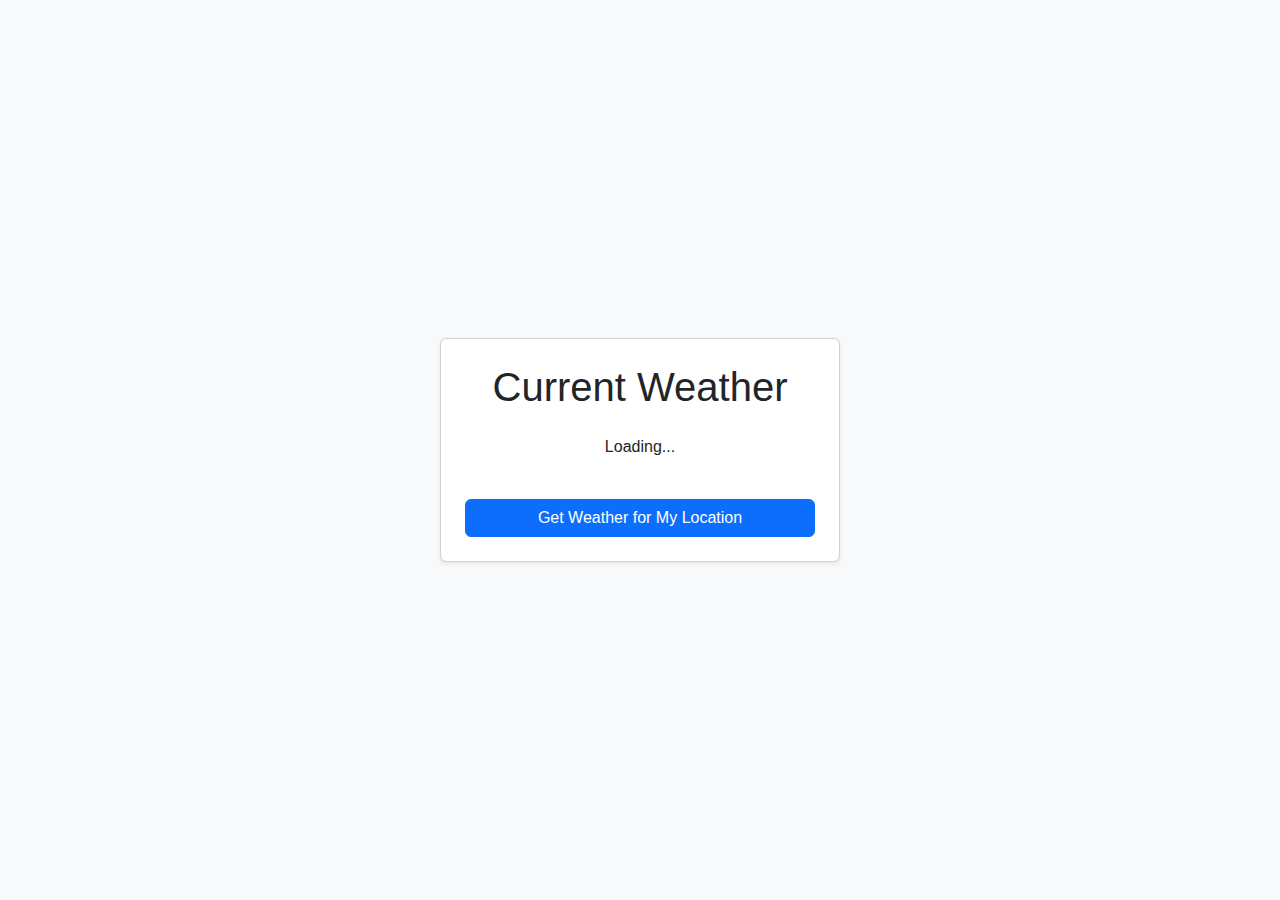
<file: Frontend/WeatherAPI/index.html>
<!DOCTYPE html>
<html lang="en">

<head>
    <meta charset="UTF-8">
    <meta name="viewport" content="width=device-width, initial-scale=1.0">
    <title>Weather Information</title>
    <!-- Bootstrap CSS -->
    <link href="https://cdn.jsdelivr.net/npm/bootstrap@5.3.0-alpha1/dist/css/bootstrap.min.css" rel="stylesheet">
    <link rel="stylesheet" href="styles.css">
</head>

<body class="bg-light">
    <div class="container d-flex justify-content-center align-items-center vh-100">
        <div class="card p-4 shadow-sm">
            <h1 id="location-title" class="text-center mb-4">Current Weather</h1>
            <div id="weather-info" class="mb-4 text-center">
                <p>Loading...</p>
            </div>
            <button class="btn btn-primary w-100" onclick="getCurrentLocationWeather()">Get Weather for My
                Location</button>
        </div>
    </div>

    <script src="script.js"></script>
    <!-- Bootstrap JS -->
    <script src="https://cdn.jsdelivr.net/npm/bootstrap@5.3.0-alpha1/dist/js/bootstrap.bundle.min.js"></script>
</body>

</html>
</file>
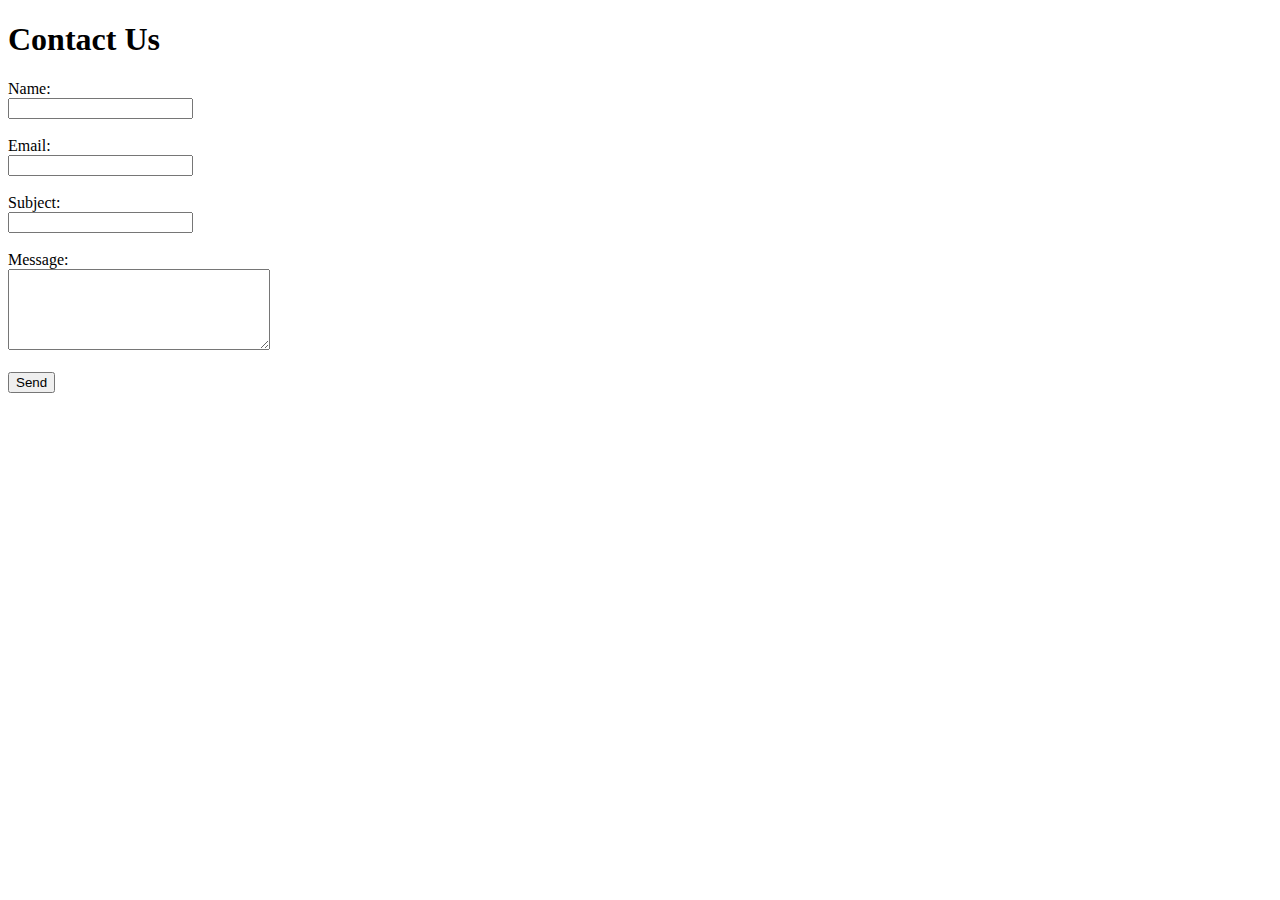
<file: Frontend/1 HTML.html>
<!DOCTYPE html>
<html>

<head>
    <title>Contact Form</title>
</head>

<body>
    <h1>Contact Us</h1>
    <form action="submit_form.php" method="post">
        <label for="name">Name:</label><br>
        <input type="text" id="name" name="name" required><br><br>

        <label for="email">Email:</label><br>
        <input type="email" id="email" name="email" required><br><br>

        <label for="subject">Subject:</label><br>
        <input type="text" id="subject" name="subject"><br><br>

        <label for="message">Message:</label><br>
        <textarea id="message" name="message" rows="5" cols="30" required></textarea><br><br>

        <input type="submit" value="Send">
    </form>
</body>

</html>
</file>
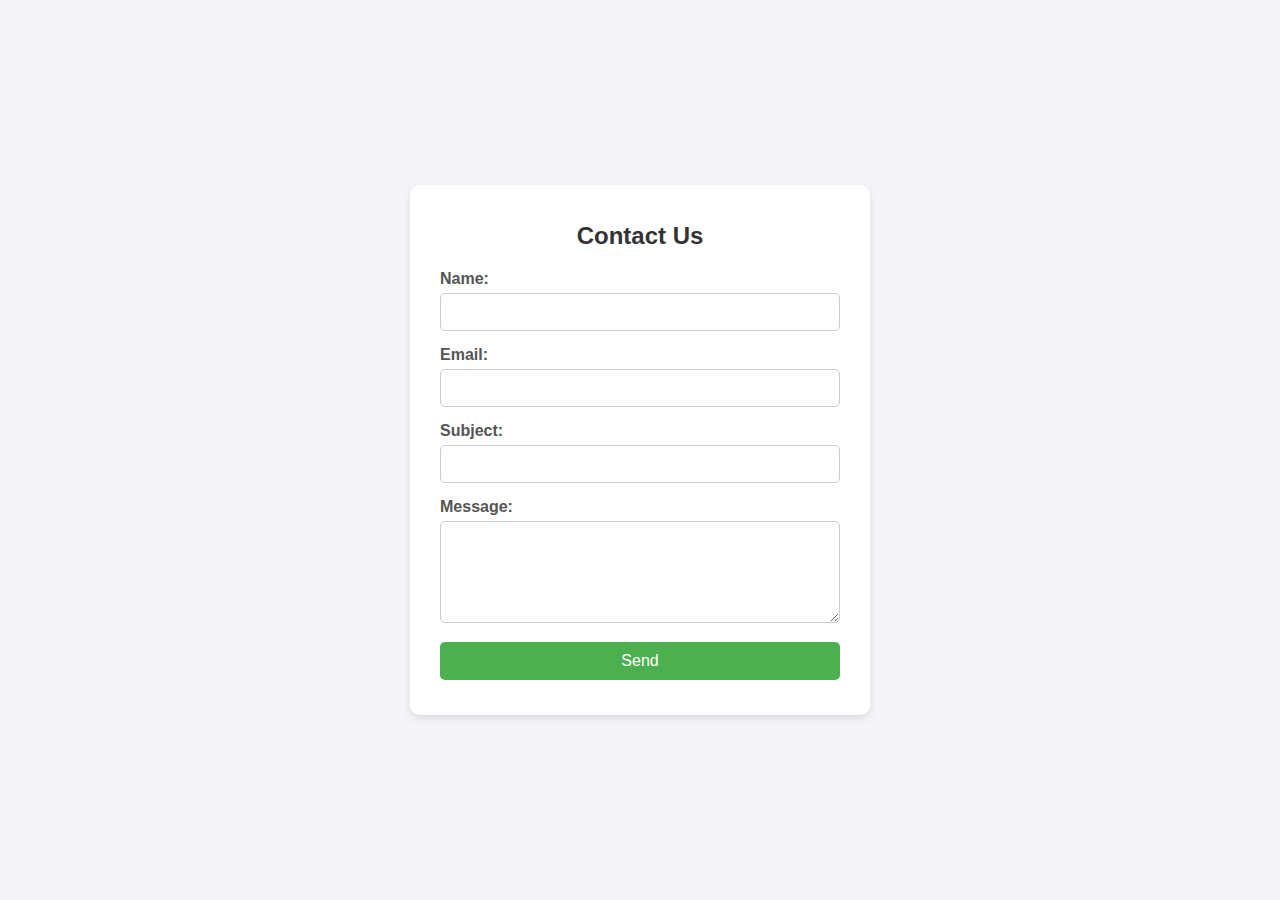
<file: Frontend/2 CSS.html>
<!DOCTYPE html>
<html>

<head>
    <title>Contact Form</title>
    <style>
        body {
            font-family: Arial, sans-serif;
            background-color: #f4f4f9;
            margin: 0;
            padding: 0;
            display: flex;
            justify-content: center;
            align-items: center;
            height: 100vh;
        }

        .container {
            background: #fff;
            padding: 20px 30px;
            border-radius: 10px;
            box-shadow: 0 4px 8px rgba(0, 0, 0, 0.1);
            width: 100%;
            max-width: 400px;
        }

        h1 {
            margin-bottom: 20px;
            font-size: 24px;
            text-align: center;
            color: #333;
        }

        label {
            display: block;
            margin-bottom: 5px;
            font-weight: bold;
            color: #555;
        }

        input,
        textarea {
            width: 100%;
            padding: 10px;
            margin-bottom: 15px;
            border: 1px solid #ccc;
            border-radius: 5px;
            font-size: 14px;
            box-sizing: border-box;
        }

        input[type="submit"] {
            background-color: #4CAF50;
            color: white;
            border: none;
            cursor: pointer;
            font-size: 16px;
            padding: 10px 15px;
            border-radius: 5px;
        }

        input[type="submit"]:hover {
            background-color: #45a049;
        }
    </style>
</head>

<body>
    <div class="container">
        <h1>Contact Us</h1>
        <form action="submit_form.php" method="post">
            <label for="name">Name:</label>
            <input type="text" id="name" name="name" required>

            <label for="email">Email:</label>
            <input type="email" id="email" name="email" required>

            <label for="subject">Subject:</label>
            <input type="text" id="subject" name="subject">

            <label for="message">Message:</label>
            <textarea id="message" name="message" rows="5" required></textarea>

            <input type="submit" value="Send">
        </form>
    </div>
</body>

</html>
</file>
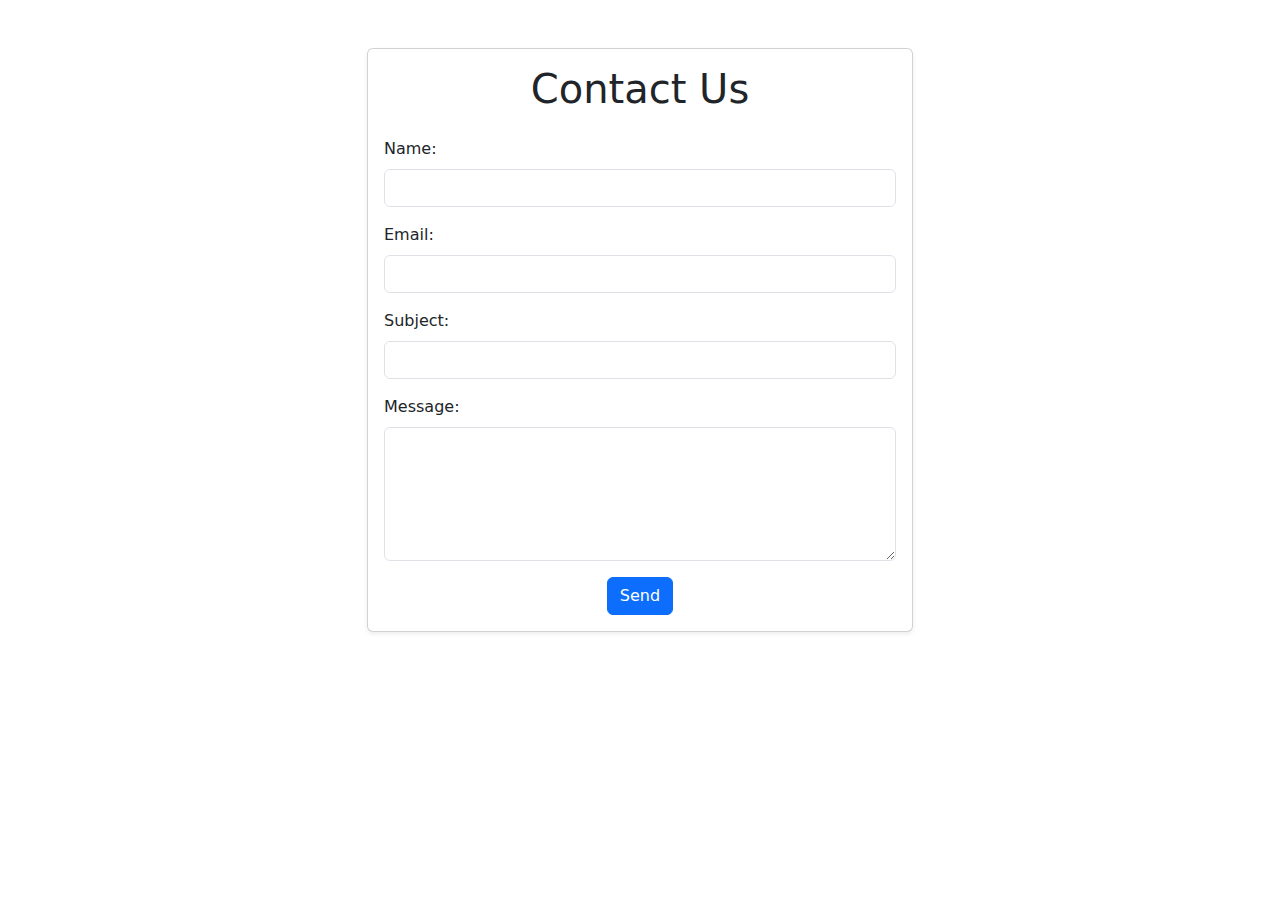
<file: Frontend/3 Bootstrap.html>
<!DOCTYPE html>
<html lang="en">

<head>
    <meta charset="UTF-8">
    <meta name="viewport" content="width=device-width, initial-scale=1.0">
    <title>Contact Form</title>
    <!-- Bootstrap CSS -->
    <link href="https://cdn.jsdelivr.net/npm/bootstrap@5.3.0-alpha3/dist/css/bootstrap.min.css" rel="stylesheet">
</head>

<body>
    <div class="container mt-5">
        <div class="row justify-content-center">
            <div class="col-lg-6 col-md-8">
                <div class="card shadow-sm">
                    <div class="card-body">
                        <h1 class="text-center mb-4">Contact Us</h1>
                        <form action="submit_form.php" method="post">
                            <div class="mb-3">
                                <label for="name" class="form-label">Name:</label>
                                <input type="text" class="form-control" id="name" name="name" required>
                            </div>
                            <div class="mb-3">
                                <label for="email" class="form-label">Email:</label>
                                <input type="email" class="form-control" id="email" name="email" required>
                            </div>
                            <div class="mb-3">
                                <label for="subject" class="form-label">Subject:</label>
                                <input type="text" class="form-control" id="subject" name="subject">
                            </div>
                            <div class="mb-3">
                                <label for="message" class="form-label">Message:</label>
                                <textarea class="form-control" id="message" name="message" rows="5" required></textarea>
                            </div>
                            <div class="text-center">
                                <button type="submit" class="btn btn-primary">Send</button>
                            </div>
                        </form>
                    </div>
                </div>
            </div>
        </div>
    </div>

    <!-- Bootstrap JS Bundle with Popper -->
    <script src="https://cdn.jsdelivr.net/npm/bootstrap@5.3.0-alpha3/dist/js/bootstrap.bundle.min.js"></script>
</body>

</html>
</file>
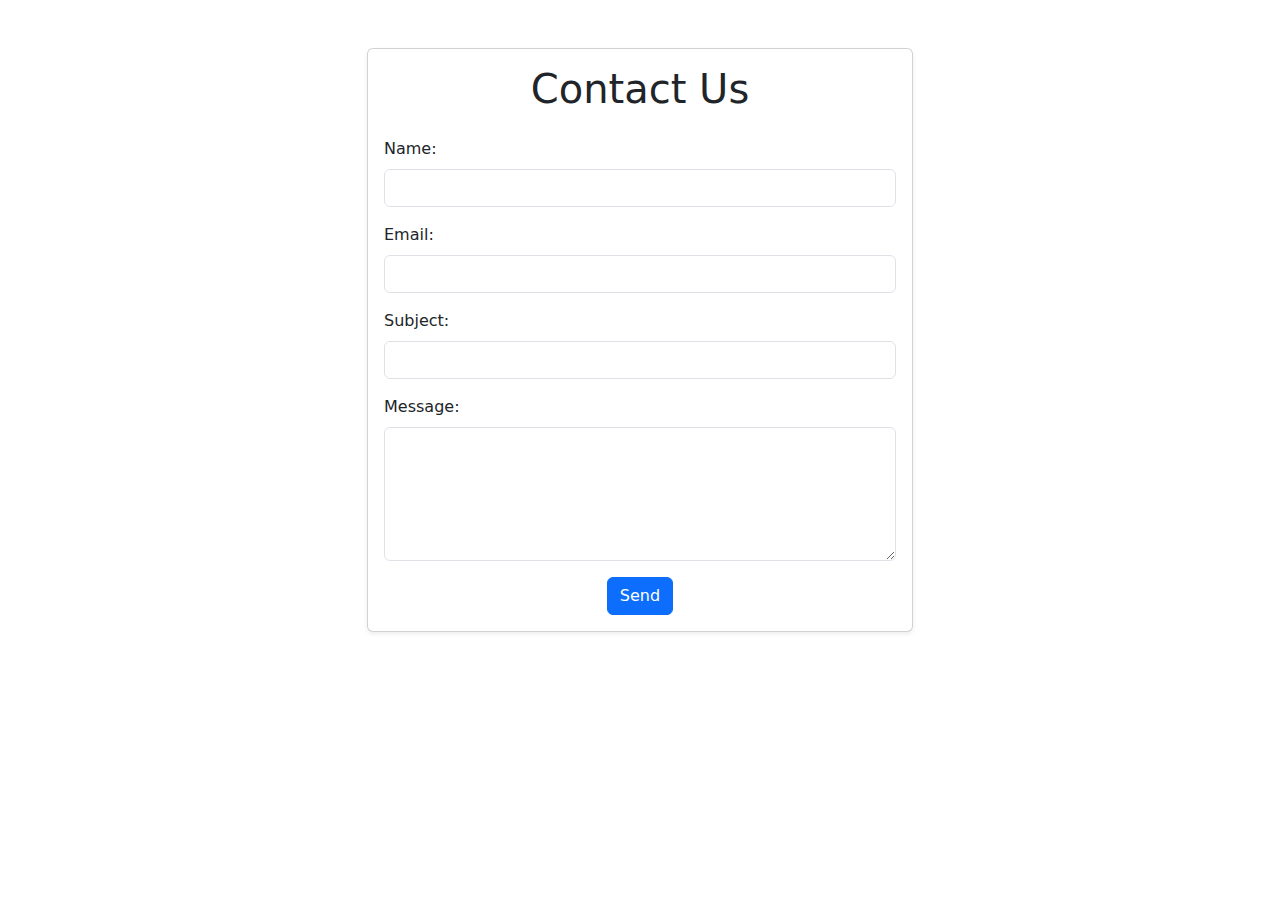
<file: Frontend/4 JavaScript.html>
<!DOCTYPE html>
<html lang="en">

<head>
    <meta charset="UTF-8">
    <meta name="viewport" content="width=device-width, initial-scale=1.0">
    <title>Contact Form</title>
    <!-- Bootstrap CSS -->
    <link href="https://cdn.jsdelivr.net/npm/bootstrap@5.3.0-alpha3/dist/css/bootstrap.min.css" rel="stylesheet">
</head>

<body>
    <div class="container mt-5">
        <div class="row justify-content-center">
            <div class="col-lg-6 col-md-8">
                <div class="card shadow-sm">
                    <div class="card-body">
                        <h1 class="text-center mb-4">Contact Us</h1>
                        <form id="contactForm" novalidate>
                            <div class="mb-3">
                                <label for="name" class="form-label">Name:</label>
                                <input type="text" class="form-control" id="name" name="name" required>
                                <div class="invalid-feedback">Please enter your name.</div>
                            </div>
                            <div class="mb-3">
                                <label for="email" class="form-label">Email:</label>
                                <input type="email" class="form-control" id="email" name="email" required>
                                <div class="invalid-feedback">Please enter a valid email address.</div>
                            </div>
                            <div class="mb-3">
                                <label for="subject" class="form-label">Subject:</label>
                                <input type="text" class="form-control" id="subject" name="subject">
                            </div>
                            <div class="mb-3">
                                <label for="message" class="form-label">Message:</label>
                                <textarea class="form-control" id="message" name="message" rows="5" required></textarea>
                                <div class="invalid-feedback">Please enter your message.</div>
                            </div>
                            <div class="text-center">
                                <button type="button" id="openModal" class="btn btn-primary">Send</button>
                            </div>
                        </form>
                    </div>
                </div>
            </div>
        </div>
    </div>

    <!-- Confirmation Modal -->
    <div class="modal fade" id="confirmationModal" tabindex="-1" aria-labelledby="modalLabel" aria-hidden="true">
        <div class="modal-dialog">
            <div class="modal-content">
                <div class="modal-header">
                    <h5 class="modal-title" id="modalLabel">Confirm Submission</h5>
                    <button type="button" class="btn-close" data-bs-dismiss="modal" aria-label="Close"></button>
                </div>
                <div class="modal-body">
                    Are you sure you want to send this message?
                </div>
                <div class="modal-footer">
                    <button type="button" class="btn btn-secondary" data-bs-dismiss="modal">Cancel</button>
                    <button type="button" id="confirmSend" class="btn btn-primary">Yes, Send</button>
                </div>
            </div>
        </div>
    </div>

    <!-- Bootstrap JS Bundle with Popper -->
    <script src="https://cdn.jsdelivr.net/npm/bootstrap@5.3.0-alpha3/dist/js/bootstrap.bundle.min.js"></script>
    <script>
        document.addEventListener("DOMContentLoaded", () => {
            const form = document.getElementById("contactForm");
            const openModalButton = document.getElementById("openModal");
            const confirmSendButton = document.getElementById("confirmSend");
            const modal = new bootstrap.Modal(document.getElementById("confirmationModal"));

            // Open modal when clicking "Send"
            openModalButton.addEventListener("click", () => {
                if (!form.checkValidity()) {
                    form.classList.add("was-validated");
                } else {
                    modal.show();
                }
            });

            // Confirm and submit form
            confirmSendButton.addEventListener("click", () => {
                // alert("Message sent successfully!");
                form.submit();
            });
        });
    </script>
</body>

</html>
</file>
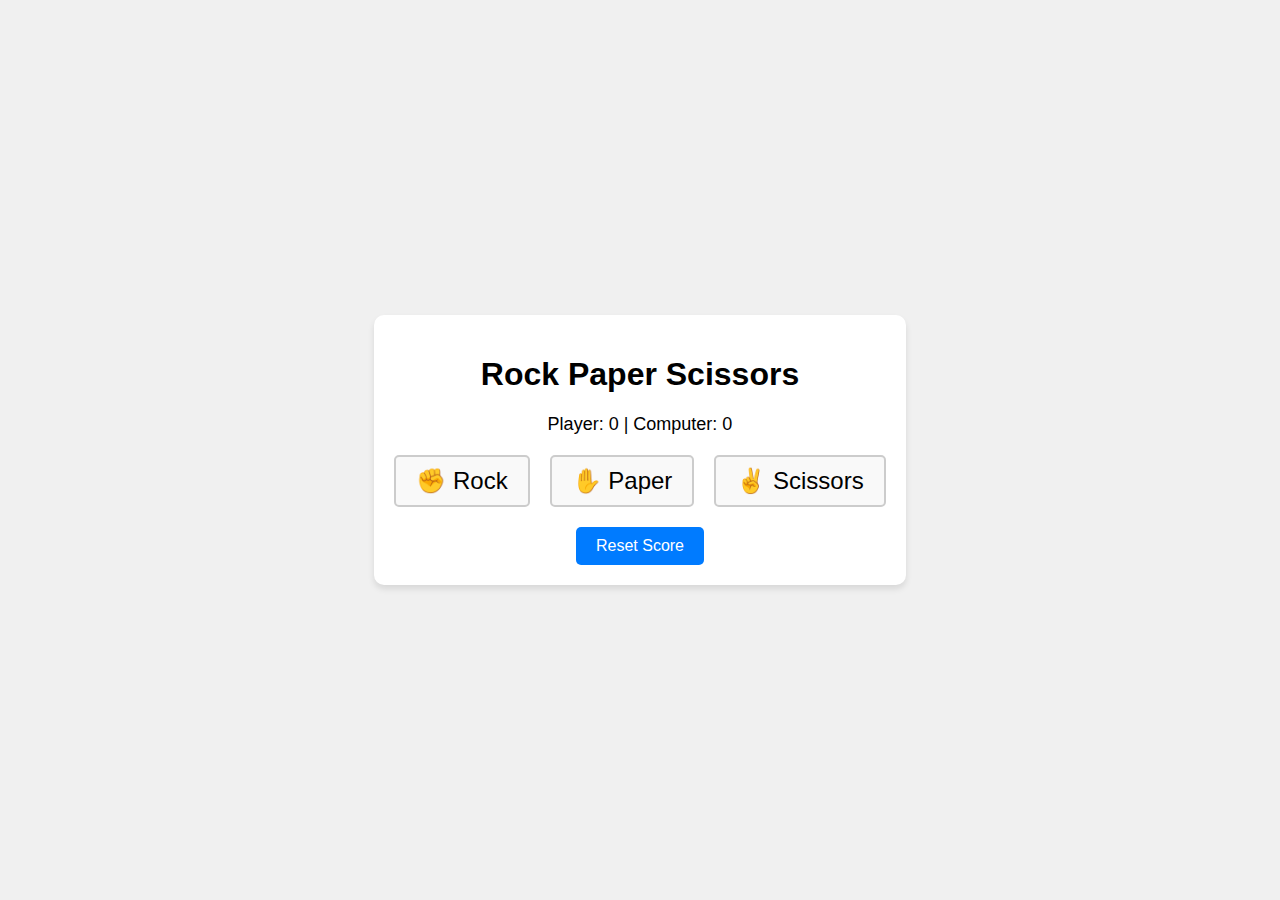
<file: Frontend/RockPaperScissor.html>
<!DOCTYPE html>
<html lang="en">

<head>
    <meta charset="UTF-8">
    <meta name="viewport" content="width=device-width, initial-scale=1.0">
    <title>Rock Paper Scissors</title>
    <style>
        body {
            display: flex;
            justify-content: center;
            align-items: center;
            height: 100vh;
            margin: 0;
            font-family: Arial, sans-serif;
            background-color: #f0f0f0;
        }

        .game-container {
            text-align: center;
            background: #fff;
            padding: 20px;
            border-radius: 10px;
            box-shadow: 0 4px 6px rgba(0, 0, 0, 0.1);
        }

        .choices {
            display: flex;
            justify-content: center;
            gap: 20px;
            margin: 20px 0;
        }

        .choice {
            cursor: pointer;
            font-size: 24px;
            padding: 10px 20px;
            border: 2px solid #ccc;
            border-radius: 5px;
            background: #f9f9f9;
            transition: background 0.3s, transform 0.2s;
        }

        .choice:hover {
            background: #e0e0e0;
            transform: scale(1.1);
        }

        .score {
            font-size: 18px;
            margin-bottom: 20px;
        }

        .reset-btn {
            padding: 10px 20px;
            background: #007BFF;
            color: white;
            border: none;
            border-radius: 5px;
            cursor: pointer;
            font-size: 16px;
        }

        .reset-btn:hover {
            background: #0056b3;
        }
    </style>
</head>

<body>
    <div class="game-container">
        <h1>Rock Paper Scissors</h1>
        <div class="score">Player: 0 | Computer: 0</div>
        <div class="choices">
            <div class="choice" data-choice="rock">✊ Rock</div>
            <div class="choice" data-choice="paper">✋ Paper</div>
            <div class="choice" data-choice="scissors">✌️ Scissors</div>
        </div>
        <button class="reset-btn">Reset Score</button>
    </div>

    <script>
        const choices = document.querySelectorAll('.choice');
        const scoreDiv = document.querySelector('.score');
        const resetBtn = document.querySelector('.reset-btn');

        let playerScore = 0;
        let computerScore = 0;

        const getComputerChoice = () => {
            const options = ['rock', 'paper', 'scissors'];
            return options[Math.floor(Math.random() * options.length)];
        };

        const determineWinner = (player, computer) => {
            if (player === computer) return 'draw';
            if (
                (player === 'rock' && computer === 'scissors') ||
                (player === 'paper' && computer === 'rock') ||
                (player === 'scissors' && computer === 'paper')
            ) {
                return 'player';
            } else {
                return 'computer';
            }
        };

        const updateScore = (winner) => {
            if (winner === 'player') playerScore++;
            if (winner === 'computer') computerScore++;

            scoreDiv.textContent = `Player: ${playerScore} | Computer: ${computerScore}`;
        };

        choices.forEach(choice => {
            choice.addEventListener('click', () => {
                const playerChoice = choice.getAttribute('data-choice');
                const computerChoice = getComputerChoice();
                const winner = determineWinner(playerChoice, computerChoice);

                updateScore(winner);
                alert(`Player chose: ${playerChoice}\nComputer chose: ${computerChoice}`);
            });
        });

        resetBtn.addEventListener('click', () => {
            playerScore = 0;
            computerScore = 0;
            scoreDiv.textContent = `Player: ${playerScore} | Computer: ${computerScore}`;
        });
    </script>
</body>

</html>
</file>
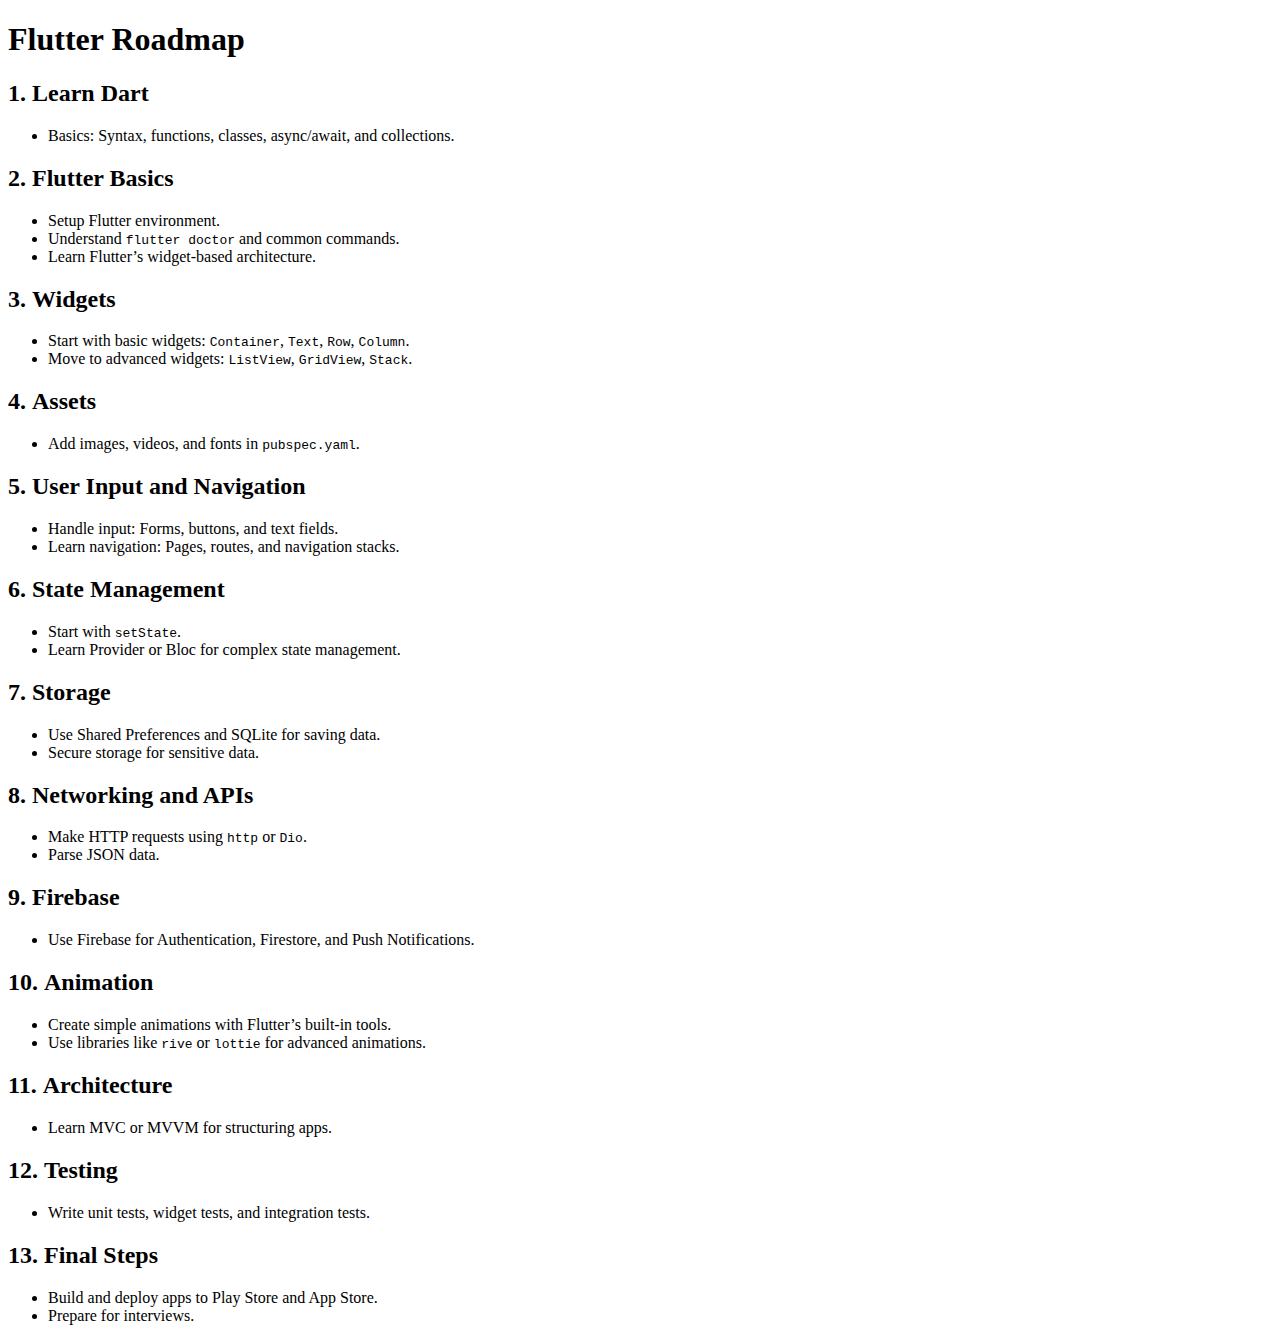
<file: Frontend/Roadmap/1 HTML.html>
<!DOCTYPE html>
<html lang="en">

<head>
    <meta charset="UTF-8">
    <meta name="viewport" content="width=device-width, initial-scale=1.0">
    <title>Flutter Roadmap</title>
</head>

<body>
    <h1>Flutter Roadmap</h1>

    <h2>1. <strong>Learn Dart</strong></h2>
    <ul>
        <li>Basics: Syntax, functions, classes, async/await, and collections.</li>
    </ul>

    <h2>2. <strong>Flutter Basics</strong></h2>
    <ul>
        <li>Setup Flutter environment.</li>
        <li>Understand <code>flutter doctor</code> and common commands.</li>
        <li>Learn Flutter’s widget-based architecture.</li>
    </ul>

    <h2>3. <strong>Widgets</strong></h2>
    <ul>
        <li>Start with basic widgets: <code>Container</code>, <code>Text</code>, <code>Row</code>, <code>Column</code>.
        </li>
        <li>Move to advanced widgets: <code>ListView</code>, <code>GridView</code>, <code>Stack</code>.</li>
    </ul>

    <h2>4. <strong>Assets</strong></h2>
    <ul>
        <li>Add images, videos, and fonts in <code>pubspec.yaml</code>.</li>
    </ul>

    <h2>5. <strong>User Input and Navigation</strong></h2>
    <ul>
        <li>Handle input: Forms, buttons, and text fields.</li>
        <li>Learn navigation: Pages, routes, and navigation stacks.</li>
    </ul>

    <h2>6. <strong>State Management</strong></h2>
    <ul>
        <li>Start with <code>setState</code>.</li>
        <li>Learn Provider or Bloc for complex state management.</li>
    </ul>

    <h2>7. <strong>Storage</strong></h2>
    <ul>
        <li>Use Shared Preferences and SQLite for saving data.</li>
        <li>Secure storage for sensitive data.</li>
    </ul>

    <h2>8. <strong>Networking and APIs</strong></h2>
    <ul>
        <li>Make HTTP requests using <code>http</code> or <code>Dio</code>.</li>
        <li>Parse JSON data.</li>
    </ul>

    <h2>9. <strong>Firebase</strong></h2>
    <ul>
        <li>Use Firebase for Authentication, Firestore, and Push Notifications.</li>
    </ul>

    <h2>10. <strong>Animation</strong></h2>
    <ul>
        <li>Create simple animations with Flutter’s built-in tools.</li>
        <li>Use libraries like <code>rive</code> or <code>lottie</code> for advanced animations.</li>
    </ul>

    <h2>11. <strong>Architecture</strong></h2>
    <ul>
        <li>Learn MVC or MVVM for structuring apps.</li>
    </ul>

    <h2>12. <strong>Testing</strong></h2>
    <ul>
        <li>Write unit tests, widget tests, and integration tests.</li>
    </ul>

    <h2>13. <strong>Final Steps</strong></h2>
    <ul>
        <li>Build and deploy apps to Play Store and App Store.</li>
        <li>Prepare for interviews.</li>
    </ul>
</body>

</html>
</file>
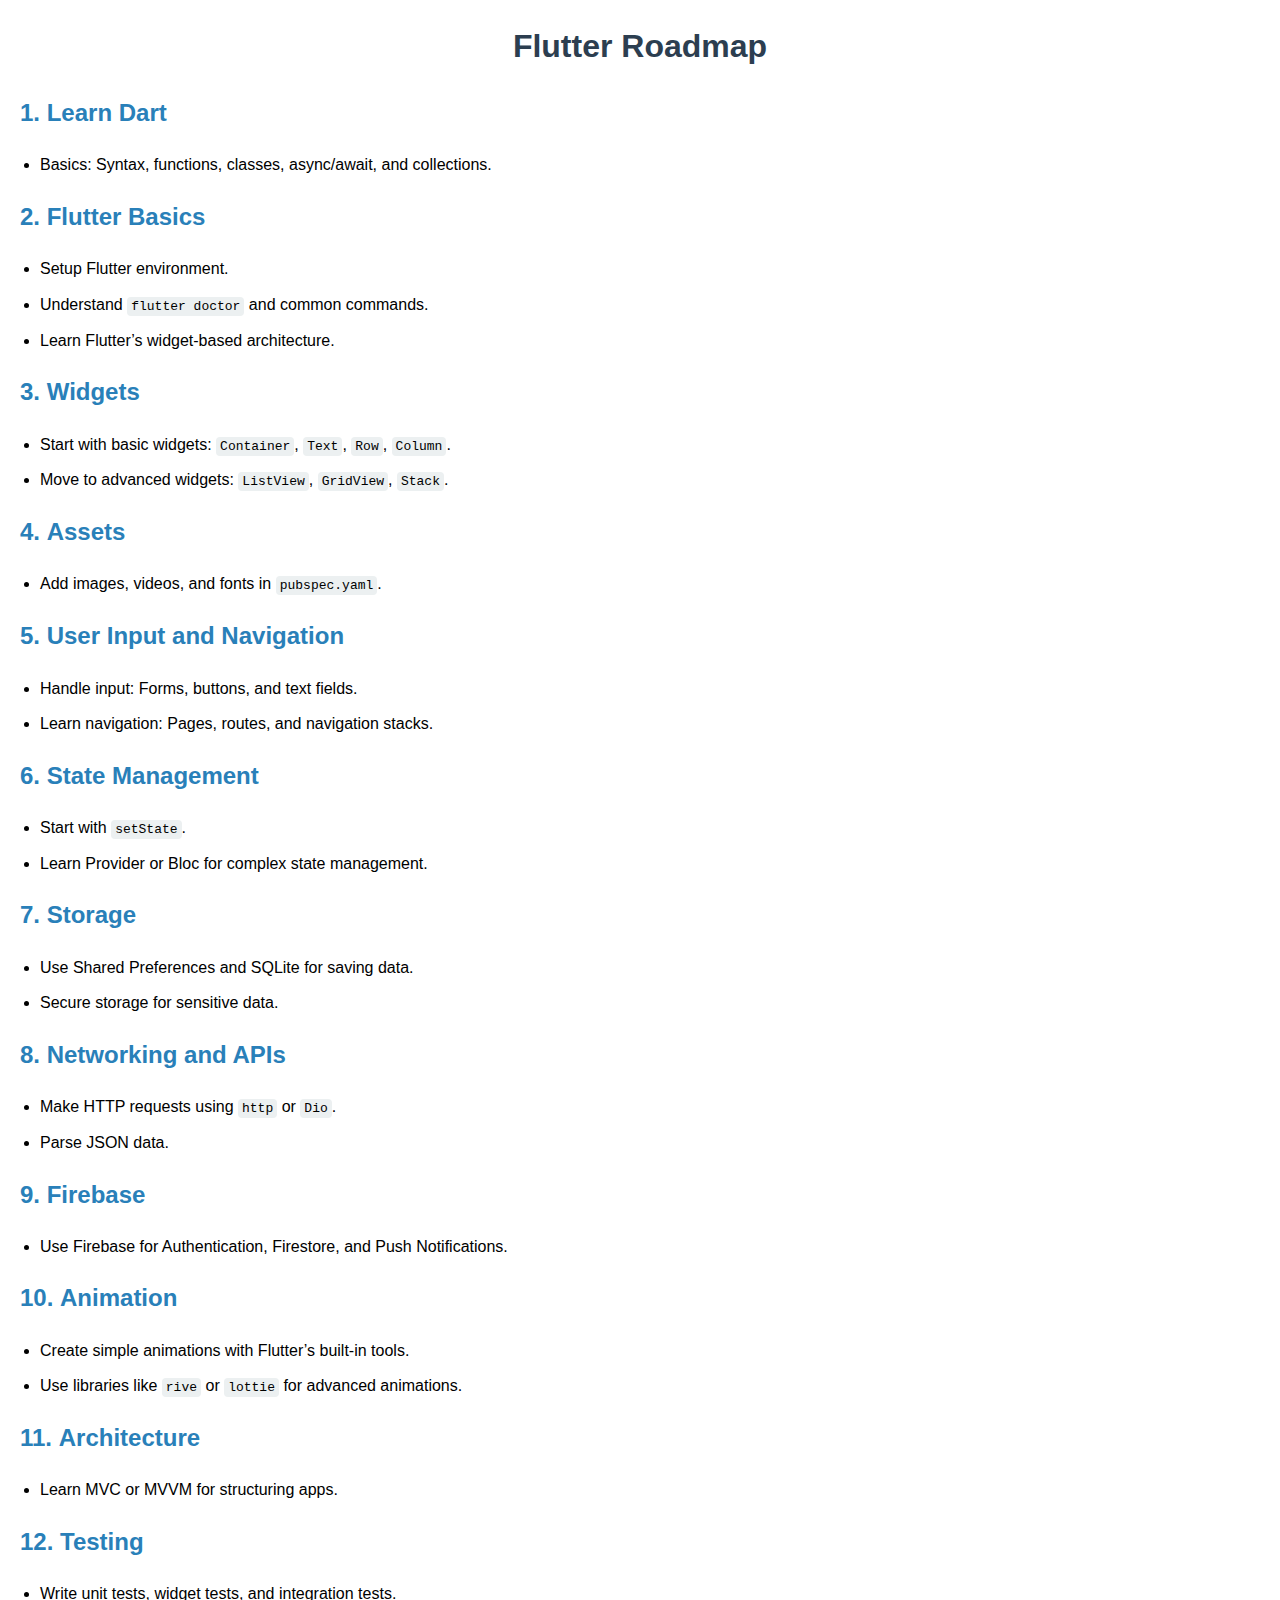
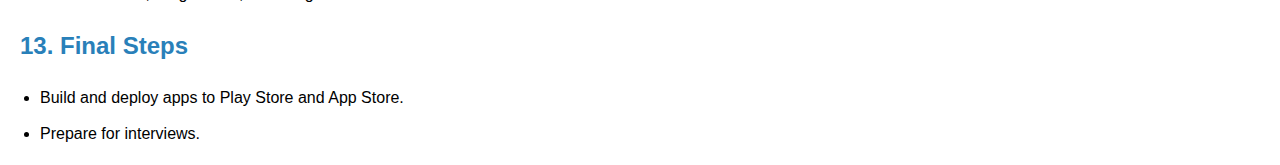
<file: Frontend/Roadmap/2 CSS.html>
<!DOCTYPE html>
<html lang="en">

<head>
    <meta charset="UTF-8">
    <meta name="viewport" content="width=device-width, initial-scale=1.0">
    <title>Flutter Roadmap</title>
    <style>
        body {
            font-family: Arial, sans-serif;
            margin: 20px;
            line-height: 1.6;
        }

        h1 {
            text-align: center;
            color: #2c3e50;
        }

        h2 {
            color: #2980b9;
            margin-top: 20px;
        }

        ul {
            padding-left: 20px;
        }

        li {
            margin-bottom: 10px;
        }

        code {
            background-color: #ecf0f1;
            padding: 2px 4px;
            border-radius: 4px;
        }
    </style>
</head>

<body>
    <h1>Flutter Roadmap</h1>

    <h2>1. <strong>Learn Dart</strong></h2>
    <ul>
        <li>Basics: Syntax, functions, classes, async/await, and collections.</li>
    </ul>

    <h2>2. <strong>Flutter Basics</strong></h2>
    <ul>
        <li>Setup Flutter environment.</li>
        <li>Understand <code>flutter doctor</code> and common commands.</li>
        <li>Learn Flutter’s widget-based architecture.</li>
    </ul>

    <h2>3. <strong>Widgets</strong></h2>
    <ul>
        <li>Start with basic widgets: <code>Container</code>, <code>Text</code>, <code>Row</code>, <code>Column</code>.
        </li>
        <li>Move to advanced widgets: <code>ListView</code>, <code>GridView</code>, <code>Stack</code>.</li>
    </ul>

    <h2>4. <strong>Assets</strong></h2>
    <ul>
        <li>Add images, videos, and fonts in <code>pubspec.yaml</code>.</li>
    </ul>

    <h2>5. <strong>User Input and Navigation</strong></h2>
    <ul>
        <li>Handle input: Forms, buttons, and text fields.</li>
        <li>Learn navigation: Pages, routes, and navigation stacks.</li>
    </ul>

    <h2>6. <strong>State Management</strong></h2>
    <ul>
        <li>Start with <code>setState</code>.</li>
        <li>Learn Provider or Bloc for complex state management.</li>
    </ul>

    <h2>7. <strong>Storage</strong></h2>
    <ul>
        <li>Use Shared Preferences and SQLite for saving data.</li>
        <li>Secure storage for sensitive data.</li>
    </ul>

    <h2>8. <strong>Networking and APIs</strong></h2>
    <ul>
        <li>Make HTTP requests using <code>http</code> or <code>Dio</code>.</li>
        <li>Parse JSON data.</li>
    </ul>

    <h2>9. <strong>Firebase</strong></h2>
    <ul>
        <li>Use Firebase for Authentication, Firestore, and Push Notifications.</li>
    </ul>

    <h2>10. <strong>Animation</strong></h2>
    <ul>
        <li>Create simple animations with Flutter’s built-in tools.</li>
        <li>Use libraries like <code>rive</code> or <code>lottie</code> for advanced animations.</li>
    </ul>

    <h2>11. <strong>Architecture</strong></h2>
    <ul>
        <li>Learn MVC or MVVM for structuring apps.</li>
    </ul>

    <h2>12. <strong>Testing</strong></h2>
    <ul>
        <li>Write unit tests, widget tests, and integration tests.</li>
    </ul>

    <h2>13. <strong>Final Steps</strong></h2>
    <ul>
        <li>Build and deploy apps to Play Store and App Store.</li>
        <li>Prepare for interviews.</li>
    </ul>
</body>

</html>
</file>
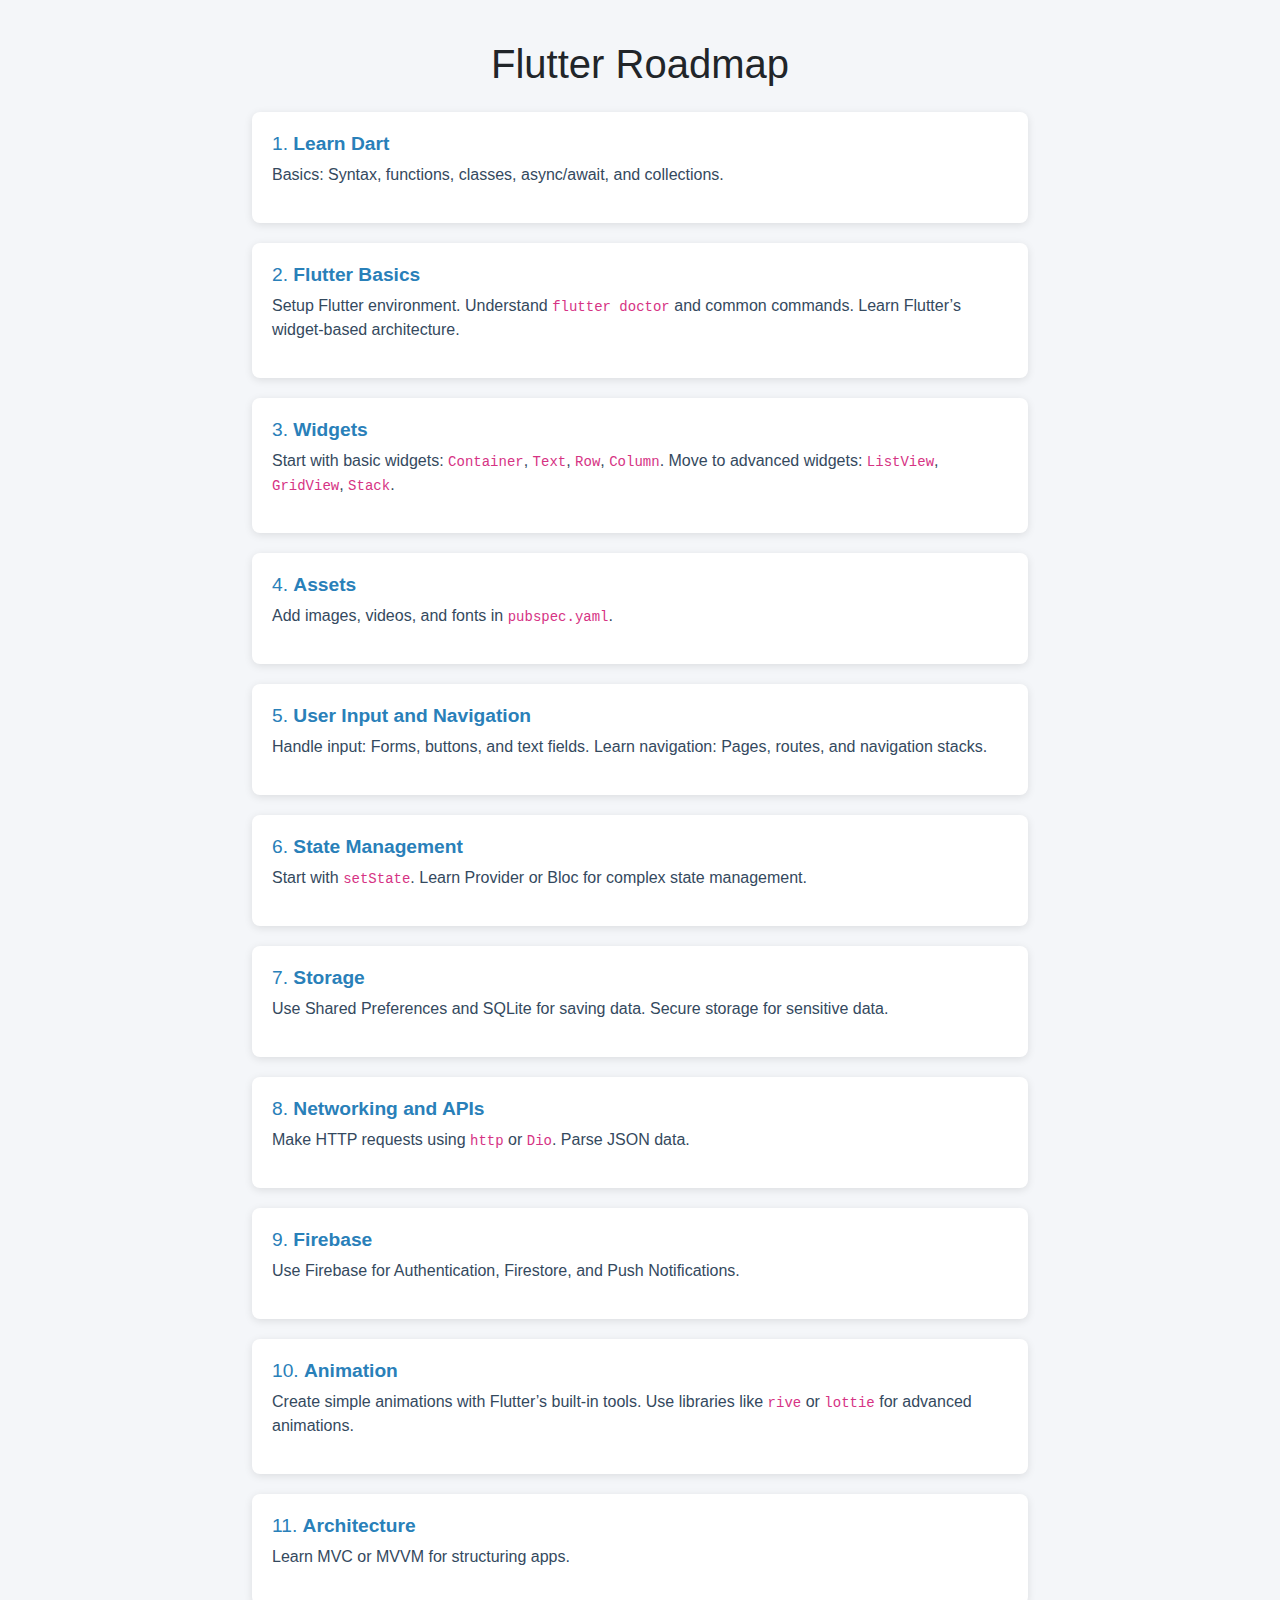
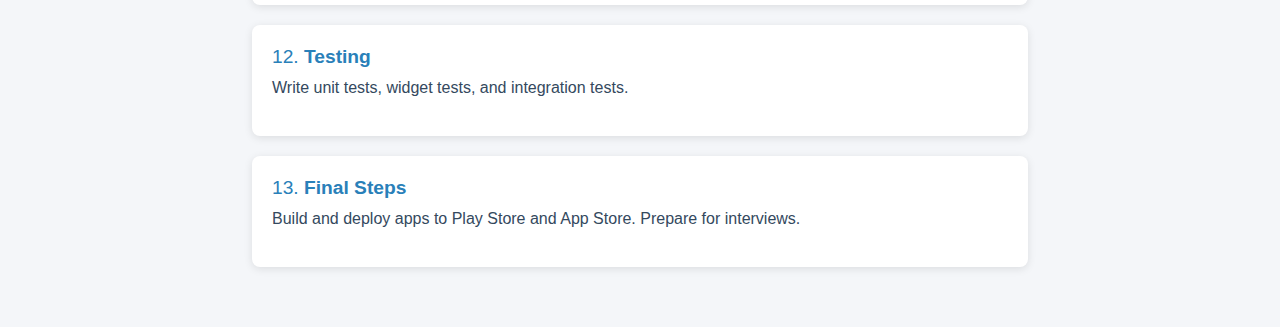
<file: Frontend/Roadmap/3 Bootstrap.html>
<!DOCTYPE html>
<html lang="en">

<head>
    <meta charset="UTF-8">
    <meta name="viewport" content="width=device-width, initial-scale=1.0">
    <title>Flutter Roadmap</title>
    <link href="https://cdn.jsdelivr.net/npm/bootstrap@5.3.0-alpha1/dist/css/bootstrap.min.css" rel="stylesheet">
    <style>
        body {
            font-family: Arial, sans-serif;
            background-color: #f4f6f9;
            padding: 40px 0;
        }

        .container {
            max-width: 800px;
            margin: 0 auto;
        }

        .roadmap-step {
            background-color: #ffffff;
            border-radius: 8px;
            box-shadow: 0 2px 8px rgba(0, 0, 0, 0.1);
            margin-bottom: 20px;
            padding: 20px;
            display: flex;
            align-items: center;
            justify-content: space-between;
        }

        .roadmap-step h5 {
            font-size: 1.2rem;
            color: #2980b9;
        }

        .roadmap-step p {
            font-size: 1rem;
            color: #34495e;
        }
    </style>
</head>

<body>

    <div class="container">
        <h1 class="text-center mb-4">Flutter Roadmap</h1>

        <div class="roadmap-step">
            <div>
                <h5>1. <strong>Learn Dart</strong></h5>
                <p>Basics: Syntax, functions, classes, async/await, and collections.</p>
            </div>
        </div>

        <div class="roadmap-step">
            <div>
                <h5>2. <strong>Flutter Basics</strong></h5>
                <p>Setup Flutter environment. Understand <code>flutter doctor</code> and common commands. Learn
                    Flutter’s widget-based architecture.</p>
            </div>
        </div>

        <div class="roadmap-step">
            <div>
                <h5>3. <strong>Widgets</strong></h5>
                <p>Start with basic widgets: <code>Container</code>, <code>Text</code>, <code>Row</code>,
                    <code>Column</code>. Move to advanced widgets: <code>ListView</code>, <code>GridView</code>,
                    <code>Stack</code>.
                </p>
            </div>
        </div>

        <div class="roadmap-step">
            <div>
                <h5>4. <strong>Assets</strong></h5>
                <p>Add images, videos, and fonts in <code>pubspec.yaml</code>.</p>
            </div>
        </div>

        <div class="roadmap-step">
            <div>
                <h5>5. <strong>User Input and Navigation</strong></h5>
                <p>Handle input: Forms, buttons, and text fields. Learn navigation: Pages, routes, and navigation
                    stacks.</p>
            </div>
        </div>

        <div class="roadmap-step">
            <div>
                <h5>6. <strong>State Management</strong></h5>
                <p>Start with <code>setState</code>. Learn Provider or Bloc for complex state management.</p>
            </div>
        </div>

        <div class="roadmap-step">
            <div>
                <h5>7. <strong>Storage</strong></h5>
                <p>Use Shared Preferences and SQLite for saving data. Secure storage for sensitive data.</p>
            </div>
        </div>

        <div class="roadmap-step">
            <div>
                <h5>8. <strong>Networking and APIs</strong></h5>
                <p>Make HTTP requests using <code>http</code> or <code>Dio</code>. Parse JSON data.</p>
            </div>
        </div>

        <div class="roadmap-step">
            <div>
                <h5>9. <strong>Firebase</strong></h5>
                <p>Use Firebase for Authentication, Firestore, and Push Notifications.</p>
            </div>
        </div>

        <div class="roadmap-step">
            <div>
                <h5>10. <strong>Animation</strong></h5>
                <p>Create simple animations with Flutter’s built-in tools. Use libraries like <code>rive</code> or
                    <code>lottie</code> for advanced animations.
                </p>
            </div>
        </div>

        <div class="roadmap-step">
            <div>
                <h5>11. <strong>Architecture</strong></h5>
                <p>Learn MVC or MVVM for structuring apps.</p>
            </div>
        </div>

        <div class="roadmap-step">
            <div>
                <h5>12. <strong>Testing</strong></h5>
                <p>Write unit tests, widget tests, and integration tests.</p>
            </div>
        </div>

        <div class="roadmap-step">
            <div>
                <h5>13. <strong>Final Steps</strong></h5>
                <p>Build and deploy apps to Play Store and App Store. Prepare for interviews.</p>
            </div>
        </div>

    </div>

    <script src="https://cdn.jsdelivr.net/npm/bootstrap@5.3.0-alpha1/dist/js/bootstrap.bundle.min.js"></script>
</body>

</html>
</file>
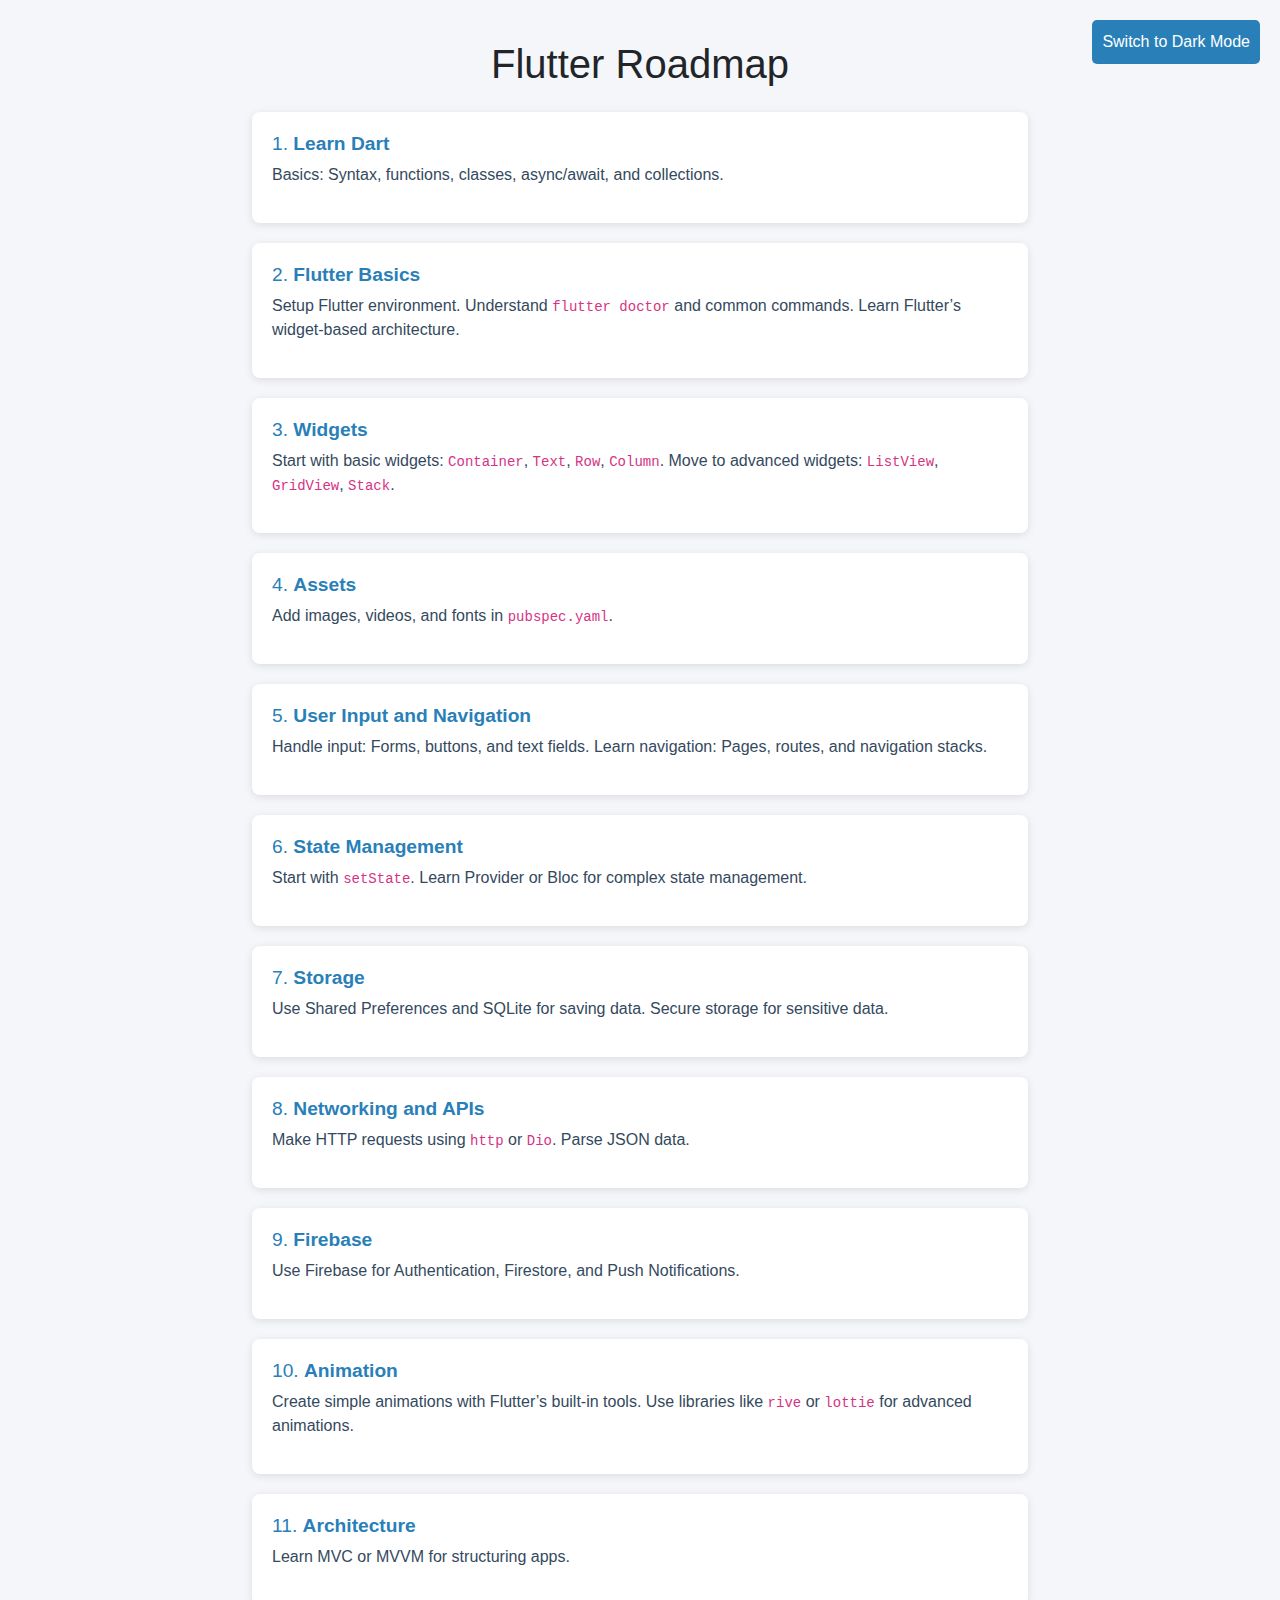
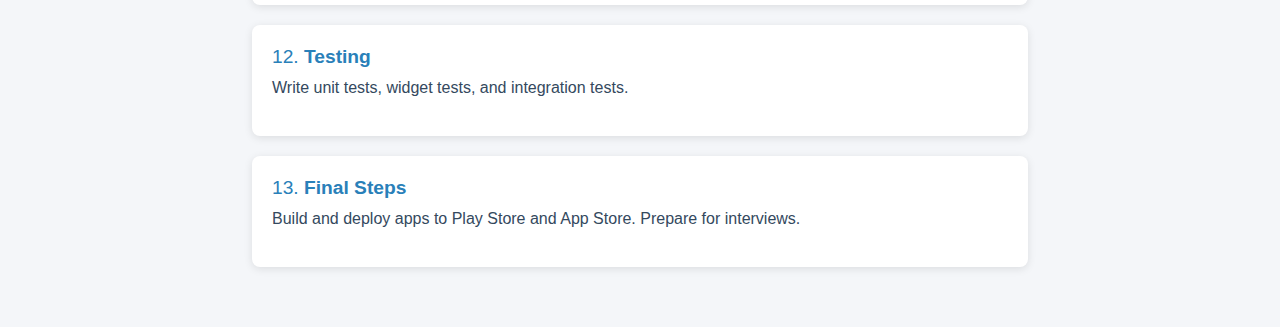
<file: Frontend/Roadmap/4 JavaScript.html>
<!DOCTYPE html>
<html lang="en">

<head>
    <meta charset="UTF-8">
    <meta name="viewport" content="width=device-width, initial-scale=1.0">
    <title>Flutter Roadmap</title>
    <link href="https://cdn.jsdelivr.net/npm/bootstrap@5.3.0-alpha1/dist/css/bootstrap.min.css" rel="stylesheet">
    <style>
        body {
            font-family: Arial, sans-serif;
            background-color: #f4f6f9;
            padding: 40px 0;
            transition: background-color 0.3s ease, color 0.3s ease;
        }

        body.dark-mode {
            font-family: Arial, sans-serif;
            background-color: #181818;
            padding: 40px 0;
            transition: background-color 0.3s ease, color 0.3s ease;
        }

        .container {
            max-width: 800px;
            margin: 0 auto;
        }

        .roadmap-step {
            background-color: #ffffff;
            border-radius: 8px;
            box-shadow: 0 2px 8px rgba(0, 0, 0, 0.1);
            margin-bottom: 20px;
            padding: 20px;
            display: flex;
            align-items: center;
            justify-content: space-between;
            transition: background-color 0.3s ease, color 0.3s ease;
        }

        .roadmap-step h5 {
            font-size: 1.2rem;
            color: #2980b9;
        }

        .roadmap-step p {
            font-size: 1rem;
            color: #34495e;
        }

        .roadmap-step.dark-mode {
            background-color: #333;
            color: #f4f6f9;
        }

        .roadmap-step.dark-mode h5 {
            color: #ffffff;
        }

        .roadmap-step.dark-mode p {
            color: #ddd;
        }

        .dark-mode-button {
            position: absolute;
            top: 20px;
            right: 20px;
            background-color: #2980b9;
            color: #fff;
            border: none;
            padding: 10px;
            border-radius: 5px;
            cursor: pointer;
            font-size: 16px;
        }

        .dark-mode-button:hover {
            background-color: #1f6c91;
        }

        /* .dark-mode body {
            background-color: #181818;
            color: #ddd;
        } */

        .dark-mode .roadmap-step {
            background-color: #2c2c2c;
        }

        .dark-mode .roadmap-step h5 {
            color: #ffffff;
        }

        .dark-mode .roadmap-step p {
            color: #aaa;
        }

        .dark-mode h1 {
            color: #ffffff;
        }
    </style>
</head>

<body>

    <button class="dark-mode-button" onclick="toggleDarkMode()">Switch to Dark Mode</button>

    <div class="container">
        <h1 class="text-center mb-4">Flutter Roadmap</h1>

        <div class="roadmap-step">
            <div>
                <h5>1. <strong>Learn Dart</strong></h5>
                <p>Basics: Syntax, functions, classes, async/await, and collections.</p>
            </div>
        </div>

        <div class="roadmap-step">
            <div>
                <h5>2. <strong>Flutter Basics</strong></h5>
                <p>Setup Flutter environment. Understand <code>flutter doctor</code> and common commands. Learn
                    Flutter’s widget-based architecture.</p>
            </div>
        </div>

        <div class="roadmap-step">
            <div>
                <h5>3. <strong>Widgets</strong></h5>
                <p>Start with basic widgets: <code>Container</code>, <code>Text</code>, <code>Row</code>,
                    <code>Column</code>. Move to advanced widgets: <code>ListView</code>, <code>GridView</code>,
                    <code>Stack</code>.
                </p>
            </div>
        </div>

        <div class="roadmap-step">
            <div>
                <h5>4. <strong>Assets</strong></h5>
                <p>Add images, videos, and fonts in <code>pubspec.yaml</code>.</p>
            </div>
        </div>

        <div class="roadmap-step">
            <div>
                <h5>5. <strong>User Input and Navigation</strong></h5>
                <p>Handle input: Forms, buttons, and text fields. Learn navigation: Pages, routes, and navigation
                    stacks.</p>
            </div>
        </div>

        <div class="roadmap-step">
            <div>
                <h5>6. <strong>State Management</strong></h5>
                <p>Start with <code>setState</code>. Learn Provider or Bloc for complex state management.</p>
            </div>
        </div>

        <div class="roadmap-step">
            <div>
                <h5>7. <strong>Storage</strong></h5>
                <p>Use Shared Preferences and SQLite for saving data. Secure storage for sensitive data.</p>
            </div>
        </div>

        <div class="roadmap-step">
            <div>
                <h5>8. <strong>Networking and APIs</strong></h5>
                <p>Make HTTP requests using <code>http</code> or <code>Dio</code>. Parse JSON data.</p>
            </div>
        </div>

        <div class="roadmap-step">
            <div>
                <h5>9. <strong>Firebase</strong></h5>
                <p>Use Firebase for Authentication, Firestore, and Push Notifications.</p>
            </div>
        </div>

        <div class="roadmap-step">
            <div>
                <h5>10. <strong>Animation</strong></h5>
                <p>Create simple animations with Flutter’s built-in tools. Use libraries like <code>rive</code> or
                    <code>lottie</code> for advanced animations.
                </p>
            </div>
        </div>

        <div class="roadmap-step">
            <div>
                <h5>11. <strong>Architecture</strong></h5>
                <p>Learn MVC or MVVM for structuring apps.</p>
            </div>
        </div>

        <div class="roadmap-step">
            <div>
                <h5>12. <strong>Testing</strong></h5>
                <p>Write unit tests, widget tests, and integration tests.</p>
            </div>
        </div>

        <div class="roadmap-step">
            <div>
                <h5>13. <strong>Final Steps</strong></h5>
                <p>Build and deploy apps to Play Store and App Store. Prepare for interviews.</p>
            </div>
        </div>

    </div>

    <script src="https://cdn.jsdelivr.net/npm/bootstrap@5.3.0-alpha1/dist/js/bootstrap.bundle.min.js"></script>

    <script>
        function toggleDarkMode() {
            document.body.classList.toggle("dark-mode");
            const button = document.querySelector(".dark-mode-button");
            if (document.body.classList.contains("dark-mode")) {
                button.textContent = "Switch to Light Mode";
            } else {
                button.textContent = "Switch to Dark Mode";
            }
        }
    </script>

</body>

</html>
</file>
<file: Frontend/WeatherAPI/styles.css>
body {
    font-family: Arial, sans-serif;
}

.card {
    max-width: 400px;
    width: 100%;
}

button {
    font-size: 18px;
}
</file>
